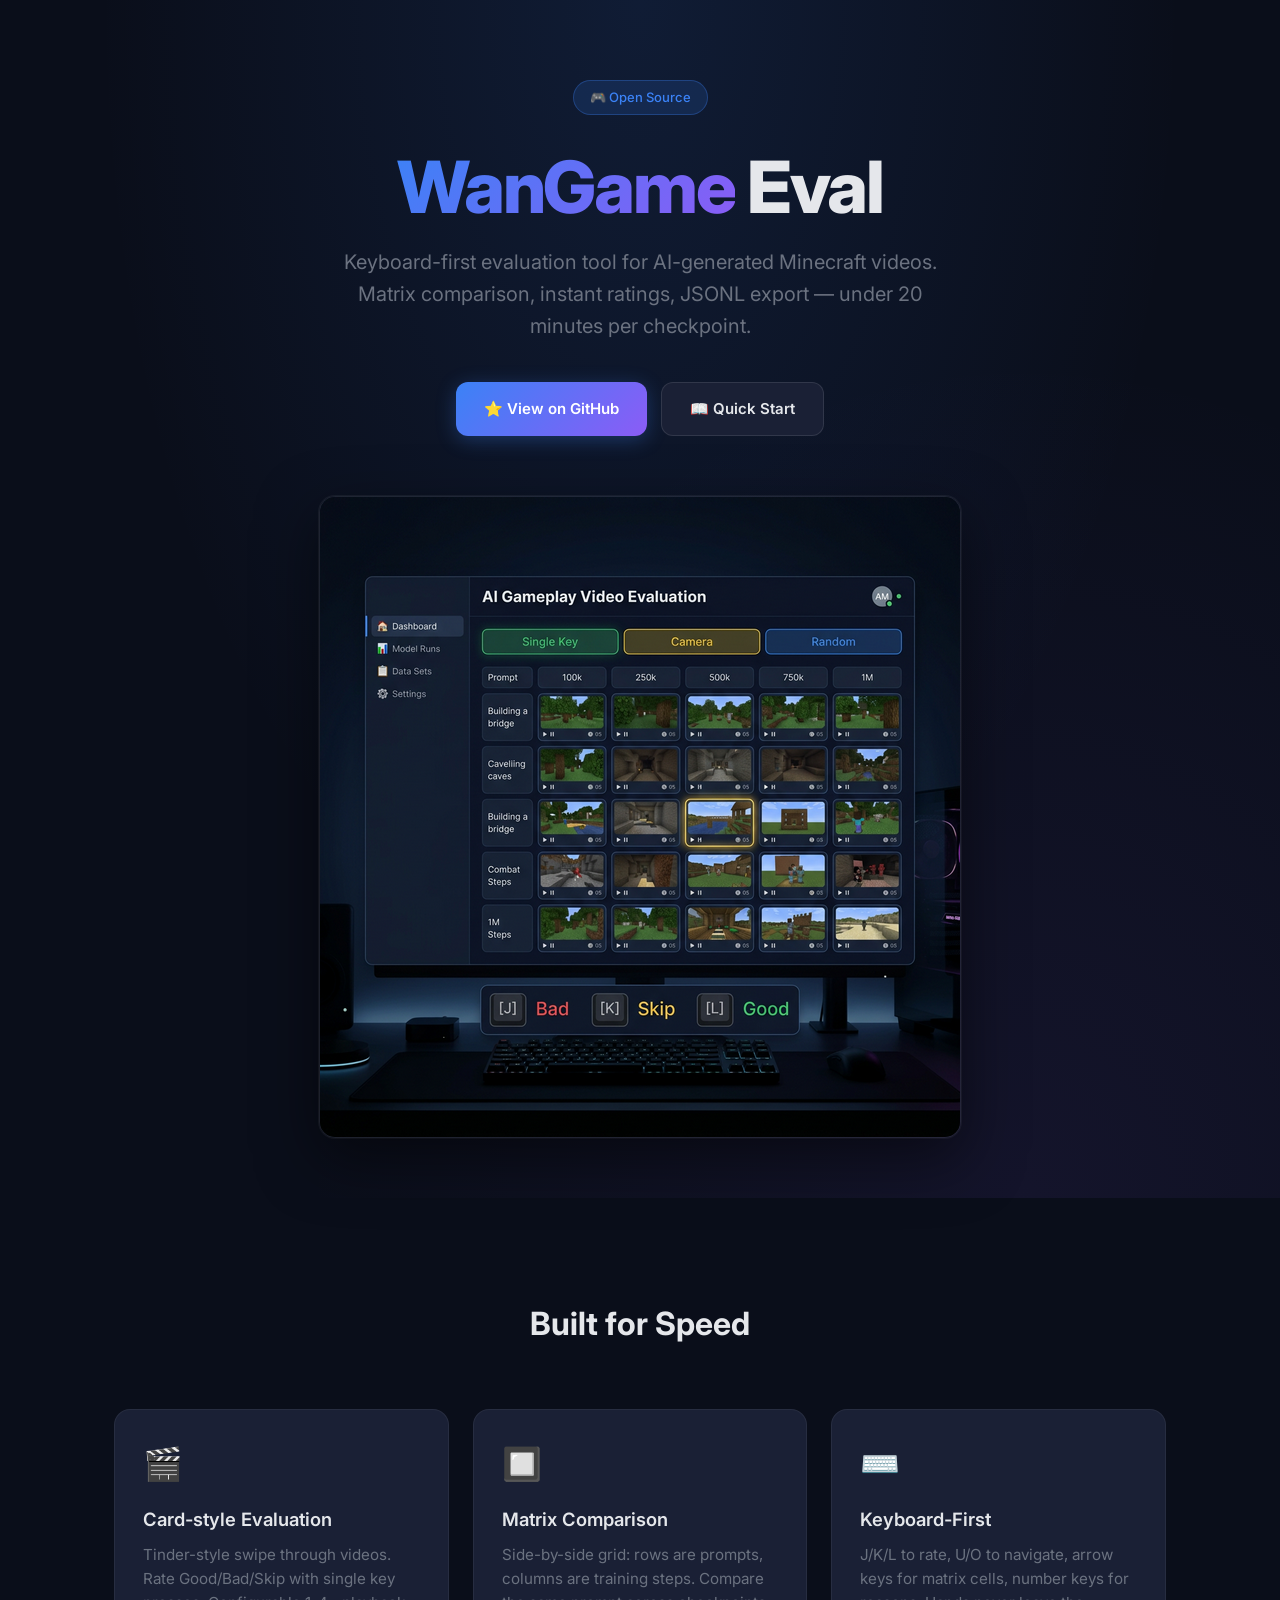
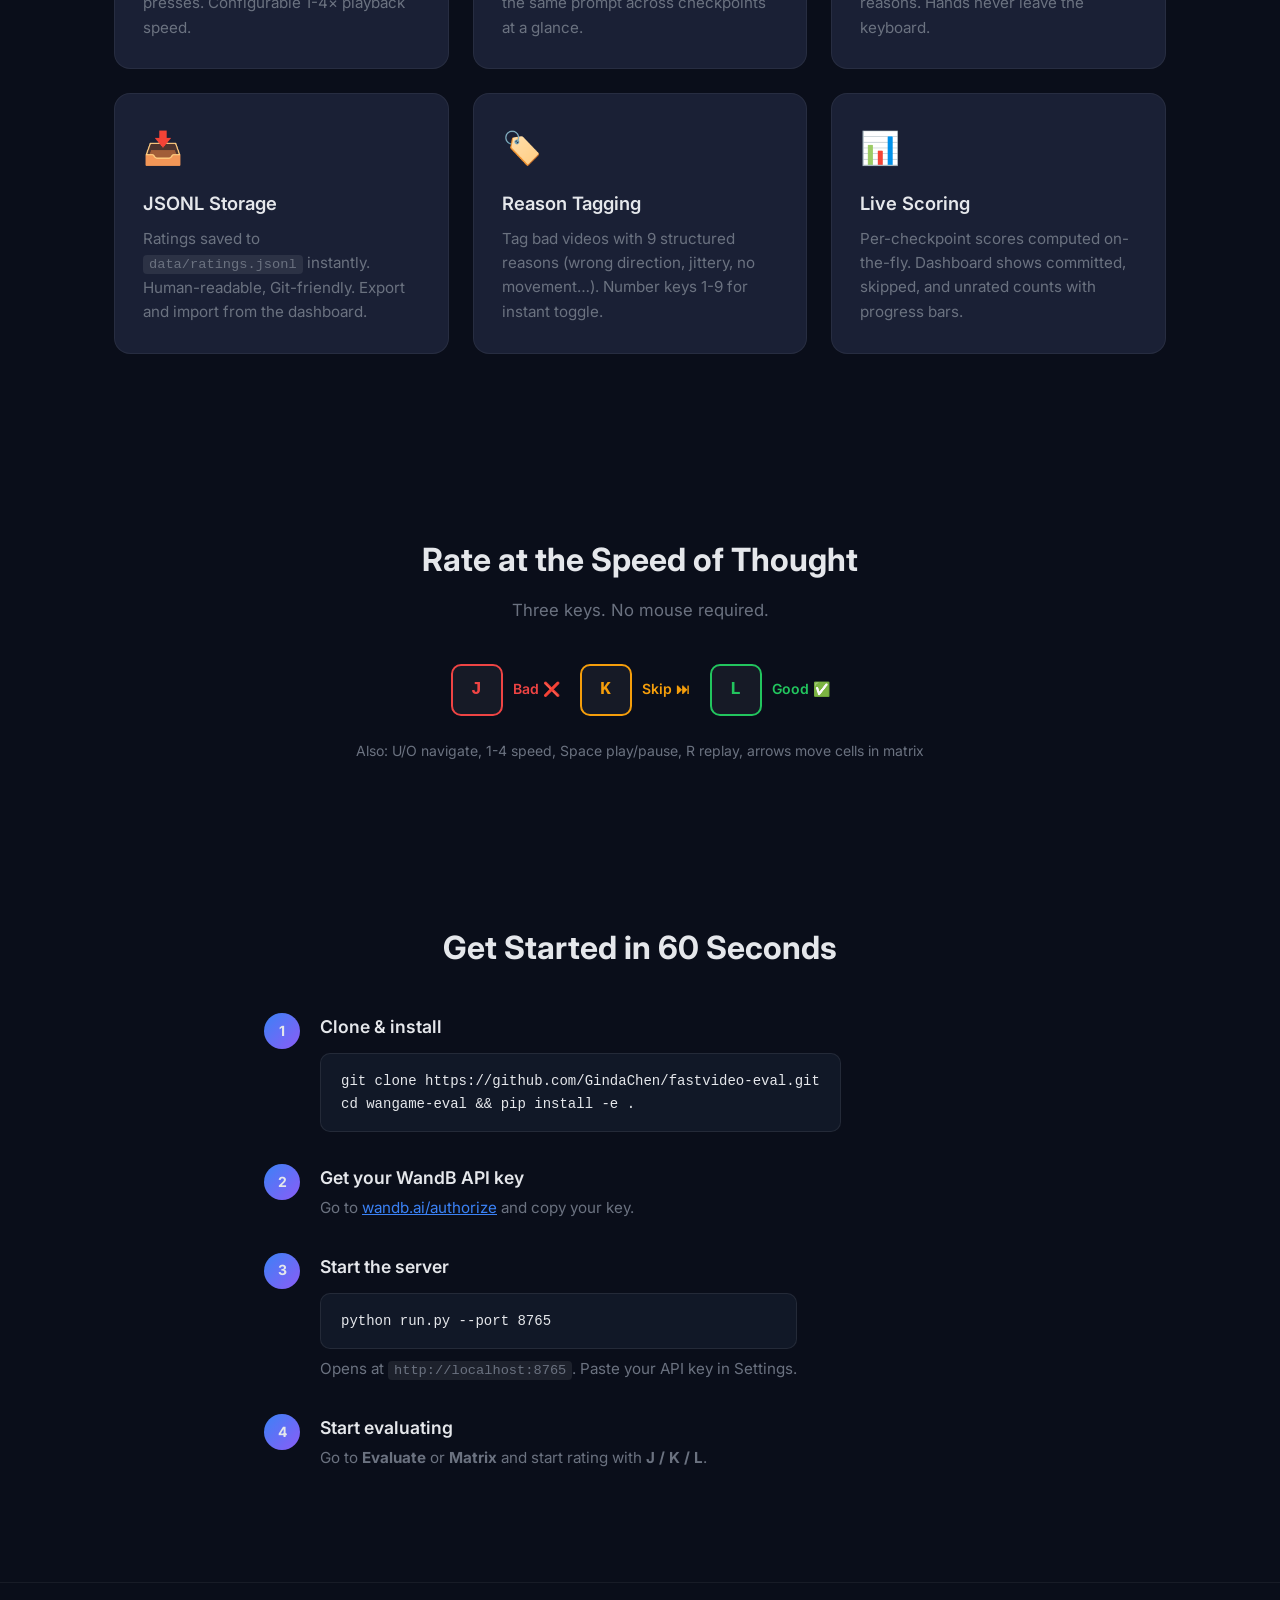
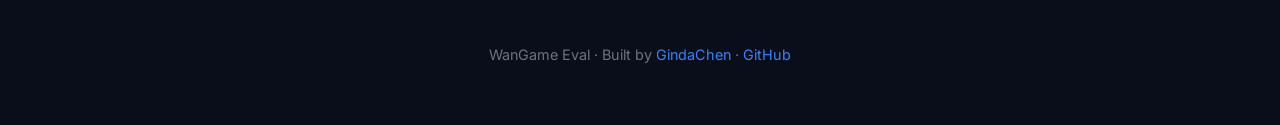
<file: docs/index.html>
<!DOCTYPE html>
<html lang="en">

<head>
    <meta charset="UTF-8">
    <meta name="viewport" content="width=device-width, initial-scale=1.0">
    <title>WanGame Eval — Human Evaluation for World Models</title>
    <meta name="description"
        content="A keyboard-first web app for fast, structured human evaluation of AI-generated Minecraft gameplay videos. Matrix comparison, instant ratings, JSONL data.">
    <link rel="icon"
        href="data:image/svg+xml,<svg xmlns='http://www.w3.org/2000/svg' viewBox='0 0 100 100'><text y='.9em' font-size='90'>🎮</text></svg>">
    <link rel="preconnect" href="https://fonts.googleapis.com">
    <link href="https://fonts.googleapis.com/css2?family=Inter:wght@400;500;600;700;800&display=swap" rel="stylesheet">
    <style>
        *,
        *::before,
        *::after {
            box-sizing: border-box;
            margin: 0;
            padding: 0;
        }

        :root {
            --bg: #0a0e1a;
            --bg2: #111827;
            --surface: #1a2035;
            --accent: #3b82f6;
            --accent2: #8b5cf6;
            --good: #22c55e;
            --bad: #ef4444;
            --skip: #f59e0b;
            --text: #e5e7eb;
            --muted: #6b7280;
            --gold: #ffd700;
        }

        body {
            font-family: 'Inter', -apple-system, sans-serif;
            background: var(--bg);
            color: var(--text);
            line-height: 1.6;
            overflow-x: hidden;
        }

        /* Hero */
        .hero {
            min-height: 100vh;
            display: flex;
            flex-direction: column;
            align-items: center;
            justify-content: center;
            text-align: center;
            padding: 80px 24px 60px;
            background: radial-gradient(ellipse at 50% 0%, rgba(59, 130, 246, 0.12) 0%, transparent 60%),
                radial-gradient(ellipse at 80% 100%, rgba(139, 92, 246, 0.08) 0%, transparent 50%);
        }

        .hero-badge {
            display: inline-flex;
            align-items: center;
            gap: 8px;
            padding: 6px 16px;
            border-radius: 100px;
            background: rgba(59, 130, 246, 0.15);
            border: 1px solid rgba(59, 130, 246, 0.3);
            font-size: 13px;
            font-weight: 500;
            color: var(--accent);
            margin-bottom: 32px;
        }

        h1 {
            font-size: clamp(2.5rem, 6vw, 4.5rem);
            font-weight: 800;
            letter-spacing: -0.03em;
            line-height: 1.1;
            margin-bottom: 20px;
        }

        h1 .gradient {
            background: linear-gradient(135deg, var(--accent), var(--accent2));
            -webkit-background-clip: text;
            -webkit-text-fill-color: transparent;
        }

        .hero-sub {
            font-size: clamp(1.05rem, 2vw, 1.25rem);
            color: var(--muted);
            max-width: 640px;
            margin-bottom: 40px;
        }

        .hero-actions {
            display: flex;
            gap: 14px;
            flex-wrap: wrap;
            justify-content: center;
            margin-bottom: 60px;
        }

        .btn {
            display: inline-flex;
            align-items: center;
            gap: 8px;
            padding: 14px 28px;
            border-radius: 12px;
            font-size: 15px;
            font-weight: 600;
            text-decoration: none;
            transition: all 0.2s;
            border: none;
            cursor: pointer;
        }

        .btn-primary {
            background: linear-gradient(135deg, var(--accent), var(--accent2));
            color: #fff;
            box-shadow: 0 4px 20px rgba(59, 130, 246, 0.3);
        }

        .btn-primary:hover {
            transform: translateY(-2px);
            box-shadow: 0 6px 30px rgba(59, 130, 246, 0.4);
        }

        .btn-secondary {
            background: var(--surface);
            color: var(--text);
            border: 1px solid rgba(255, 255, 255, 0.1);
        }

        .btn-secondary:hover {
            background: rgba(255, 255, 255, 0.08);
        }

        .hero-image {
            max-width: min(900px, 90vw);
            border-radius: 16px;
            box-shadow: 0 20px 60px rgba(0, 0, 0, 0.5), 0 0 0 1px rgba(255, 255, 255, 0.06);
            border: 1px solid rgba(255, 255, 255, 0.08);
        }

        /* Features */
        .features {
            padding: 100px 24px;
            max-width: 1100px;
            margin: 0 auto;
        }

        .features h2 {
            font-size: 2rem;
            font-weight: 700;
            text-align: center;
            margin-bottom: 60px;
        }

        .features-grid {
            display: grid;
            grid-template-columns: repeat(auto-fit, minmax(280px, 1fr));
            gap: 24px;
        }

        .feature-card {
            background: var(--surface);
            border: 1px solid rgba(255, 255, 255, 0.06);
            border-radius: 16px;
            padding: 28px;
            transition: border-color 0.2s;
        }

        .feature-card:hover {
            border-color: rgba(255, 255, 255, 0.15);
        }

        .feature-icon {
            font-size: 32px;
            margin-bottom: 16px;
        }

        .feature-card h3 {
            font-size: 1.15rem;
            font-weight: 600;
            margin-bottom: 8px;
        }

        .feature-card p {
            color: var(--muted);
            font-size: 0.95rem;
        }

        /* Keyboard section */
        .keyboard-section {
            padding: 80px 24px;
            text-align: center;
        }

        .keyboard-section h2 {
            font-size: 2rem;
            font-weight: 700;
            margin-bottom: 12px;
        }

        .keyboard-section .sub {
            color: var(--muted);
            margin-bottom: 40px;
            font-size: 1.05rem;
        }

        .keys-row {
            display: flex;
            gap: 20px;
            justify-content: center;
            flex-wrap: wrap;
            margin-bottom: 24px;
        }

        .key-group {
            display: flex;
            align-items: center;
            gap: 10px;
        }

        .key {
            display: inline-flex;
            align-items: center;
            justify-content: center;
            width: 52px;
            height: 52px;
            border-radius: 10px;
            font-family: 'SF Mono', 'Menlo', monospace;
            font-size: 18px;
            font-weight: 700;
            border: 2px solid rgba(255, 255, 255, 0.15);
            background: rgba(255, 255, 255, 0.05);
            transition: all 0.2s;
        }

        .key.bad {
            border-color: var(--bad);
            color: var(--bad);
        }

        .key.skip {
            border-color: var(--skip);
            color: var(--skip);
        }

        .key.good {
            border-color: var(--good);
            color: var(--good);
        }

        .key-label {
            font-size: 14px;
            font-weight: 600;
        }

        .key-label.bad {
            color: var(--bad);
        }

        .key-label.skip {
            color: var(--skip);
        }

        .key-label.good {
            color: var(--good);
        }

        /* Quick start */
        .quickstart {
            padding: 80px 24px;
            max-width: 800px;
            margin: 0 auto;
        }

        .quickstart h2 {
            font-size: 2rem;
            font-weight: 700;
            text-align: center;
            margin-bottom: 40px;
        }

        .step {
            display: flex;
            gap: 20px;
            margin-bottom: 32px;
        }

        .step-num {
            width: 36px;
            height: 36px;
            border-radius: 50%;
            background: linear-gradient(135deg, var(--accent), var(--accent2));
            display: flex;
            align-items: center;
            justify-content: center;
            font-weight: 700;
            font-size: 14px;
            flex-shrink: 0;
        }

        .step-content h3 {
            font-size: 1.1rem;
            font-weight: 600;
            margin-bottom: 4px;
        }

        .step-content p {
            color: var(--muted);
            font-size: 0.95rem;
        }

        code,
        .code-block {
            font-family: 'SF Mono', 'Menlo', monospace;
            font-size: 0.9em;
        }

        .code-block {
            background: var(--bg2);
            border: 1px solid rgba(255, 255, 255, 0.08);
            border-radius: 10px;
            padding: 16px 20px;
            margin-top: 12px;
            overflow-x: auto;
            font-size: 14px;
            color: var(--text);
        }

        code {
            background: rgba(255, 255, 255, 0.08);
            padding: 2px 6px;
            border-radius: 4px;
        }

        /* Footer */
        footer {
            text-align: center;
            padding: 60px 24px;
            color: var(--muted);
            font-size: 0.9rem;
            border-top: 1px solid rgba(255, 255, 255, 0.06);
        }

        footer a {
            color: var(--accent);
            text-decoration: none;
        }

        footer a:hover {
            text-decoration: underline;
        }

        @media (max-width: 600px) {
            .hero {
                padding: 60px 16px 40px;
            }

            .features {
                padding: 60px 16px;
            }
        }
    </style>
</head>

<body>

    <section class="hero">
        <div class="hero-badge">🎮 Open Source</div>
        <h1>
            <span class="gradient">WanGame</span> Eval
        </h1>
        <p class="hero-sub">
            Keyboard-first evaluation tool for AI-generated Minecraft videos.<br>
            Matrix comparison, instant ratings, JSONL export — under 20 minutes per checkpoint.
        </p>
        <div class="hero-actions">
            <a href="https://github.com/GindaChen/fastvideo-eval" class="btn btn-primary">
                ⭐ View on GitHub
            </a>
            <a href="https://github.com/GindaChen/fastvideo-eval#quick-start" class="btn btn-secondary">
                📖 Quick Start
            </a>
        </div>
        <img src="hero.png" alt="WanGame Eval matrix view" class="hero-image">
    </section>

    <section class="features">
        <h2>Built for Speed</h2>
        <div class="features-grid">
            <div class="feature-card">
                <div class="feature-icon">🎬</div>
                <h3>Card-style Evaluation</h3>
                <p>Tinder-style swipe through videos. Rate Good/Bad/Skip with single key presses. Configurable 1-4×
                    playback speed.</p>
            </div>
            <div class="feature-card">
                <div class="feature-icon">🔲</div>
                <h3>Matrix Comparison</h3>
                <p>Side-by-side grid: rows are prompts, columns are training steps. Compare the same prompt across
                    checkpoints at a glance.</p>
            </div>
            <div class="feature-card">
                <div class="feature-icon">⌨️</div>
                <h3>Keyboard-First</h3>
                <p>J/K/L to rate, U/O to navigate, arrow keys for matrix cells, number keys for reasons. Hands never
                    leave the keyboard.</p>
            </div>
            <div class="feature-card">
                <div class="feature-icon">📥</div>
                <h3>JSONL Storage</h3>
                <p>Ratings saved to <code>data/ratings.jsonl</code> instantly. Human-readable, Git-friendly. Export and
                    import from the dashboard.</p>
            </div>
            <div class="feature-card">
                <div class="feature-icon">🏷️</div>
                <h3>Reason Tagging</h3>
                <p>Tag bad videos with 9 structured reasons (wrong direction, jittery, no movement…). Number keys 1-9
                    for instant toggle.</p>
            </div>
            <div class="feature-card">
                <div class="feature-icon">📊</div>
                <h3>Live Scoring</h3>
                <p>Per-checkpoint scores computed on-the-fly. Dashboard shows committed, skipped, and unrated counts
                    with progress bars.</p>
            </div>
        </div>
    </section>

    <section class="keyboard-section">
        <h2>Rate at the Speed of Thought</h2>
        <p class="sub">Three keys. No mouse required.</p>
        <div class="keys-row">
            <div class="key-group">
                <div class="key bad">J</div>
                <span class="key-label bad">Bad ❌</span>
            </div>
            <div class="key-group">
                <div class="key skip">K</div>
                <span class="key-label skip">Skip ⏭</span>
            </div>
            <div class="key-group">
                <div class="key good">L</div>
                <span class="key-label good">Good ✅</span>
            </div>
        </div>
        <p style="color:var(--muted);font-size:14px">Also: U/O navigate, 1-4 speed, Space play/pause, R replay, arrows
            move cells in matrix</p>
    </section>

    <section class="quickstart">
        <h2>Get Started in 60 Seconds</h2>

        <div class="step">
            <div class="step-num">1</div>
            <div class="step-content">
                <h3>Clone & install</h3>
                <div class="code-block">git clone https://github.com/GindaChen/fastvideo-eval.git<br>cd wangame-eval &&
                    pip install -e .</div>
            </div>
        </div>

        <div class="step">
            <div class="step-num">2</div>
            <div class="step-content">
                <h3>Get your WandB API key</h3>
                <p>Go to <a href="https://wandb.ai/authorize" style="color:var(--accent)">wandb.ai/authorize</a> and
                    copy your key.</p>
            </div>
        </div>

        <div class="step">
            <div class="step-num">3</div>
            <div class="step-content">
                <h3>Start the server</h3>
                <div class="code-block">python run.py --port 8765</div>
                <p style="margin-top:8px">Opens at <code>http://localhost:8765</code>. Paste your API key in Settings.
                </p>
            </div>
        </div>

        <div class="step">
            <div class="step-num">4</div>
            <div class="step-content">
                <h3>Start evaluating</h3>
                <p>Go to <strong>Evaluate</strong> or <strong>Matrix</strong> and start rating with <strong>J / K /
                        L</strong>.</p>
            </div>
        </div>
    </section>

    <footer>
        <p>
            WanGame Eval · Built by <a href="https://github.com/GindaChen">GindaChen</a> ·
            <a href="https://github.com/GindaChen/fastvideo-eval">GitHub</a>
        </p>
    </footer>

</body>

</html>
</file>
